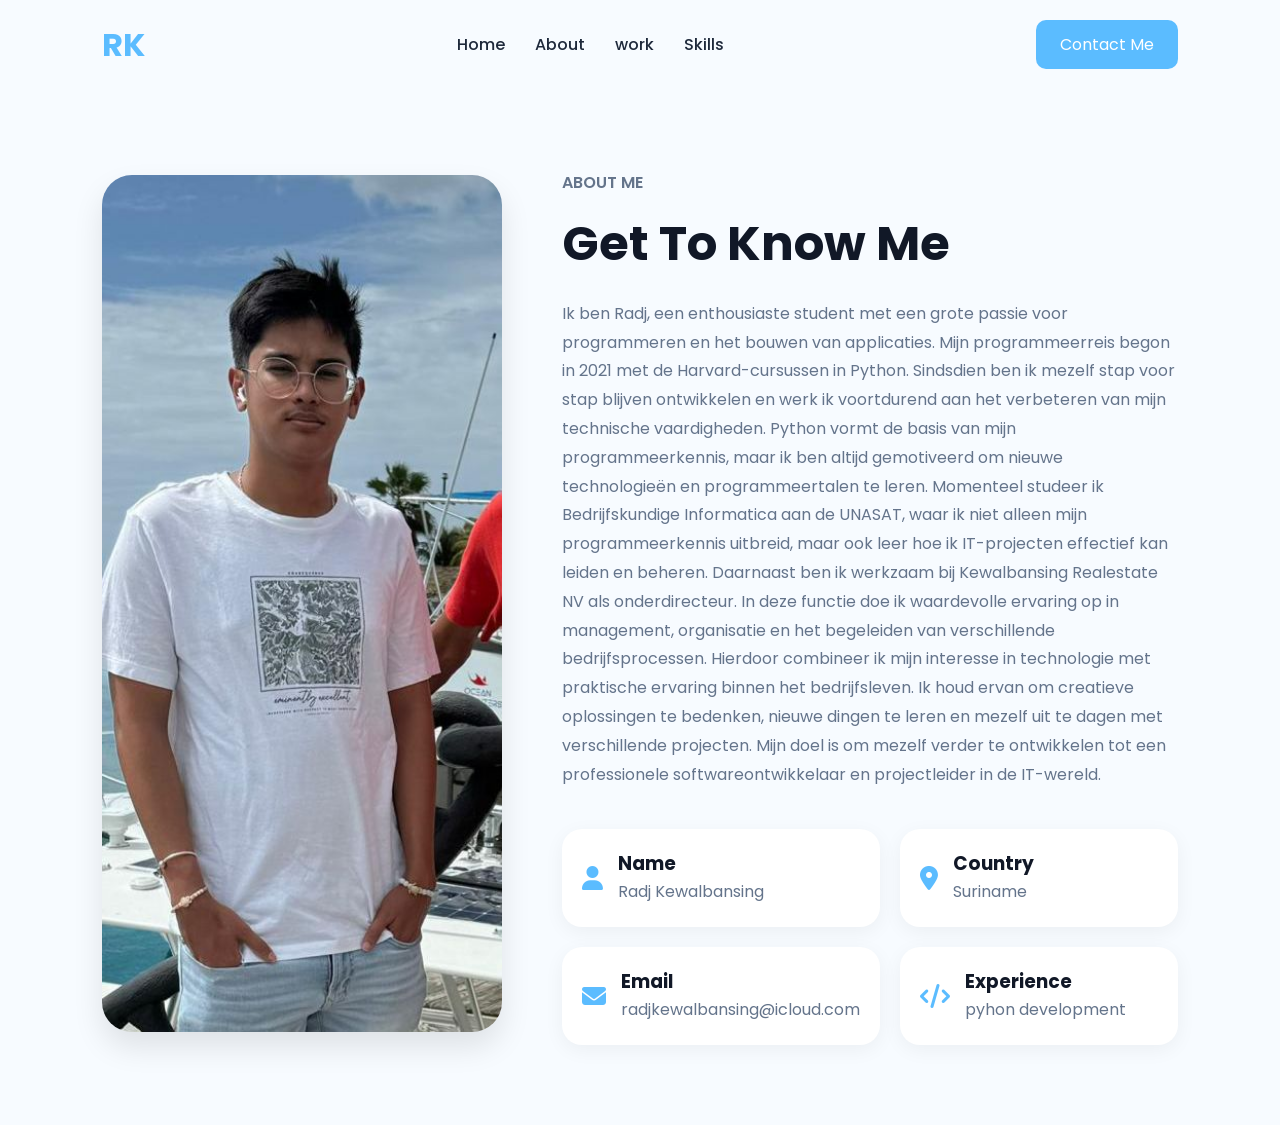
<file: about.html>
<!DOCTYPE html>
<html lang="en">
<head>
    <meta charset="UTF-8">
    <meta name="viewport" content="width=device-width, initial-scale=1.0">
    <title>About Me</title>

    <link rel="stylesheet" href="css/main.css">

    <link
        rel="stylesheet"
        href="https://cdnjs.cloudflare.com/ajax/libs/font-awesome/6.5.1/css/all.min.css"
    >
</head>
<body>

    <!-- NAVBAR -->

<header>
        <nav class="navbar">
            <div class="logo">
                <span>RK</span>
            </div>

            <ul class="nav-links">
                <li><a href="index.html">Home</a></li>
                <li><a href="about.html">About</a></li>
                <li><a href="work.html">work</a></li>
                <li><a href="skills.html">Skills</a></li>
        
            </ul>

            <a href=" contact.html" class="contact-btn">Contact Me</a>
        </nav>
    </header>

    <!-- ABOUT -->

    <section class="about-page">

        <div class="about-image">
            <img src="img/image.png" alt="">
        </div>

        <div class="about-content">

            <p class="section-tag">ABOUT ME</p>

            <h1>Get To Know Me</h1>

            <p>
            Ik ben Radj, een enthousiaste student met een grote passie voor programmeren en het bouwen van applicaties. Mijn programmeerreis begon in 2021 met de Harvard-cursussen in Python. Sindsdien ben ik mezelf stap voor stap blijven ontwikkelen en werk ik voortdurend aan het verbeteren van mijn technische vaardigheden.

            Python vormt de basis van mijn programmeerkennis, maar ik ben altijd gemotiveerd om nieuwe technologieën en programmeertalen te leren. Momenteel studeer ik Bedrijfskundige Informatica aan de UNASAT, waar ik niet alleen mijn programmeerkennis uitbreid, maar ook leer hoe ik IT-projecten effectief kan leiden en beheren.

            Daarnaast ben ik werkzaam bij Kewalbansing Realestate NV als onderdirecteur. In deze functie doe ik waardevolle ervaring op in management, organisatie en het begeleiden van verschillende bedrijfsprocessen. Hierdoor combineer ik mijn interesse in technologie met praktische ervaring binnen het bedrijfsleven.

            Ik houd ervan om creatieve oplossingen te bedenken, nieuwe dingen te leren en mezelf uit te dagen met verschillende projecten. Mijn doel is om mezelf verder te ontwikkelen tot een professionele softwareontwikkelaar en projectleider in de IT-wereld.

            </p>

            <div class="info-grid">

                <div class="info-box">
                    <i class="fa-solid fa-user"></i>
                    <div>
                        <h3>Name</h3>
                        <p>Radj Kewalbansing</p>
                    </div>
                </div>

                <div class="info-box">
                    <i class="fa-solid fa-location-dot"></i>
                    <div>
                        <h3>Country</h3>
                        <p>Suriname</p>
                    </div>
                </div>

                <div class="info-box">
                    <i class="fa-solid fa-envelope"></i>
                    <div>
                        <h3>Email</h3>
                        <p>radjkewalbansing@icloud.com</p>
                    </div>
                </div>

                <div class="info-box">
                    <i class="fa-solid fa-code"></i>
                    <div>
                        <h3>Experience</h3>
                        <p>pyhon development</p>
                    </div>
                </div>

            </div>

        </div>

    </section>

</body>
</html>
</file>
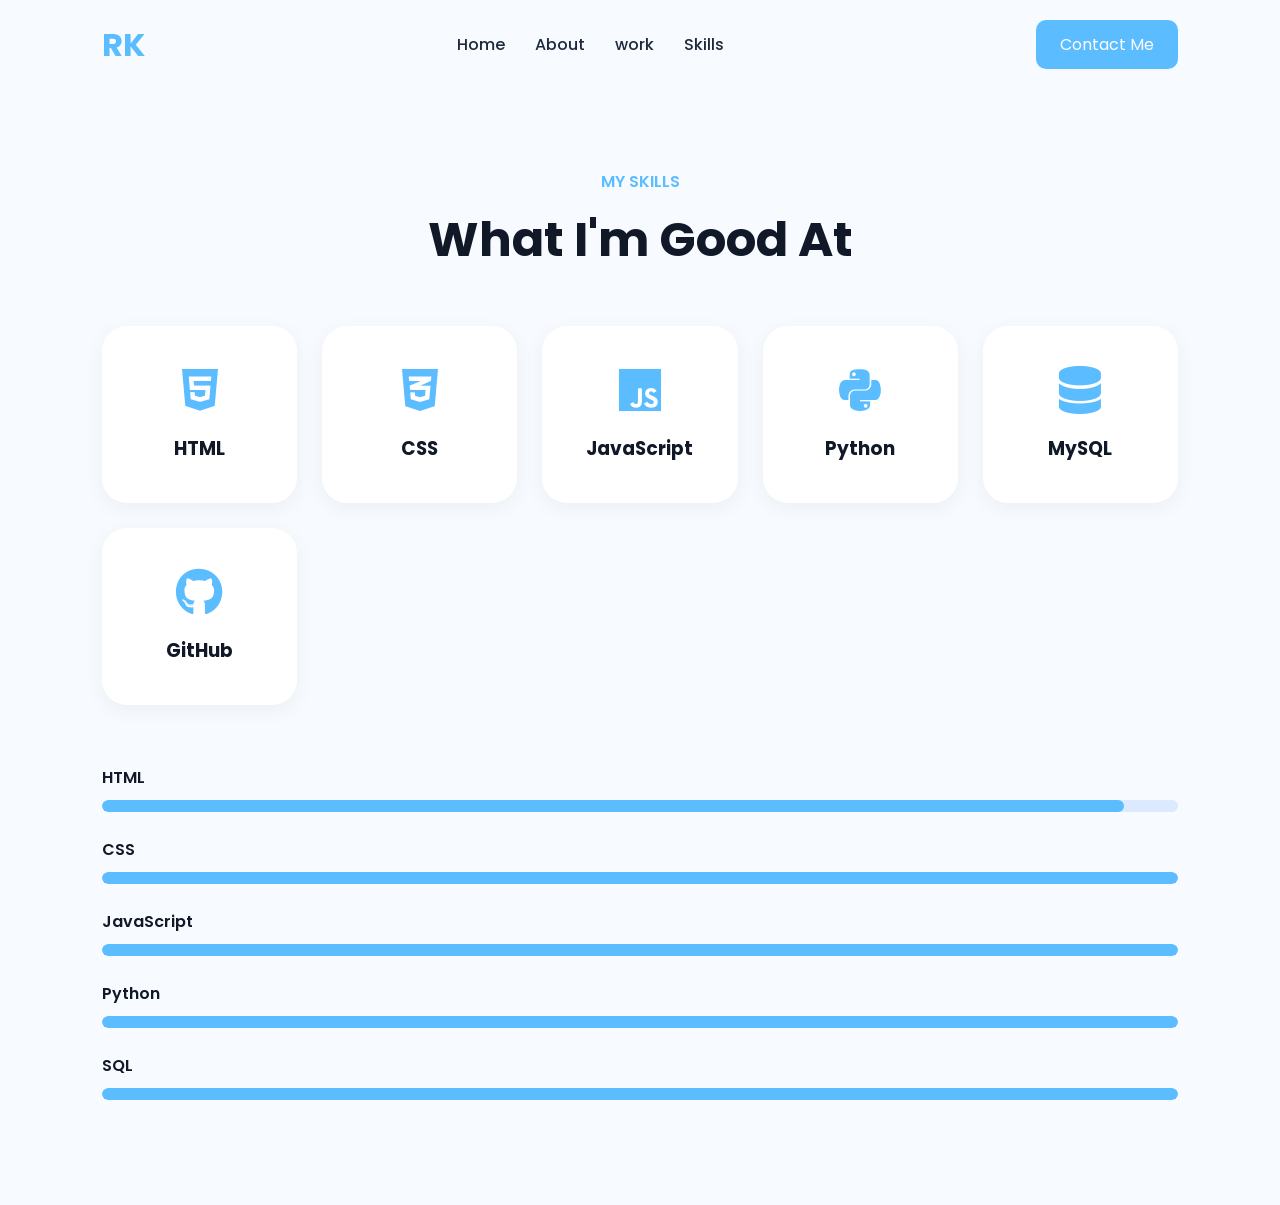
<file: skills.html>
<!DOCTYPE html>
<html lang="en">
<head>
    <meta charset="UTF-8">
    <meta name="viewport" content="width=device-width, initial-scale=1.0">
    <title>Skills</title>

    <link rel="stylesheet" href="css/main.css">

    <link
        rel="stylesheet"
        href="https://cdnjs.cloudflare.com/ajax/libs/font-awesome/6.5.1/css/all.min.css"
    >
</head>
<body>

    <!-- NAVBAR -->

   <header>
        <nav class="navbar">
            <div class="logo">
                <span>RK</span>
            </div>

            <ul class="nav-links">
                <li><a href="index.html">Home</a></li>
                <li><a href="about.html">About</a></li>
                <li><a href="work.html">work</a></li>
                <li><a href="skills.html">Skills</a></li>
          
            </ul>

            <a href=" contact.html" class="contact-btn">Contact Me</a>
        </nav>
    </header>


    <!-- SKILLS -->

    <section class="skills-page">

        <div class="skills-title">
            <p class="section-tag">MY SKILLS</p>
            <h1>What I'm Good At</h1>
        </div>

        <div class="skills-container">

            <div class="skill-card">
                <i class="fa-brands fa-html5"></i>
                <h3>HTML</h3>
            </div>

            <div class="skill-card">
                <i class="fa-brands fa-css3-alt"></i>
                <h3>CSS</h3>
            </div>

            <div class="skill-card">
                <i class="fa-brands fa-js"></i>
                <h3>JavaScript</h3>
            </div>

            <div class="skill-card">
                <i class="fa-brands fa-python"></i>
                <h3>Python</h3>
            </div>

            <div class="skill-card">
                <i class="fa-solid fa-database"></i>
                <h3>MySQL</h3>
            </div>

            <div class="skill-card">
                <i class="fa-brands fa-github"></i>
                <h3>GitHub</h3>
            </div>

        </div>

        <!-- PROGRESS BARS -->

        <div class="progress-section">

            <div class="progress-box">
                <p>HTML</p>
                <div class="progress">
                    <span class="progress_1"></span>
                </div>
            </div>

            <div class="progress-box">
                <p>CSS</p>
                <div class="progress">
                    <span id="progress_2"></span>
                </div>
            </div>

            <div class="progress-box">
                <p>JavaScript</p>
                <div class="progress">
                    <span id="progress_3"></span>
                </div>
            </div>

            <div class="progress-box">
                <p>Python</p>
                <div class="progress">
                    <span  id="progress_4"></span>
                </div>
            </div>

            <div class="progress-box">
                <p>SQL</p>
                <div class="progress">
                    <span id="progress_5"></span>
                </div>
            </div>
            
        </div>

    </section>

</body>
</html>
</file>
<file: css/main.css>
/* GOOGLE FONT */
@import url('https://fonts.googleapis.com/css2?family=Poppins:wght@300;400;500;600;700&display=swap');

*{
    margin: 0;
    padding: 0;
    box-sizing: border-box;
}

body{
    font-family: 'Poppins', sans-serif;
    background: #f7fbff;
    color: #111827;
}

/* NAVBAR */

header{
    width: 100%;
    padding: 20px 8%;
}

.navbar{
    display: flex;
    justify-content: space-between;
    align-items: center;
}

.logo span{
    font-size: 2rem;
    font-weight: 700;
    color: #5bbcff;
}

.nav-links{
    display: flex;
    list-style: none;
    gap: 35px;
}

.nav-links a{
    text-decoration: none;
    color: #1e293b;
    font-weight: 500;
    transition: 0.3s;
}

.nav-links a:hover{
    color: #5bbcff;
}

.contact-btn{
    text-decoration: none;
    background: #5bbcff;
    color: white;
    padding: 12px 22px;
    border-radius: 10px;
    transition: 0.3s;
}

.contact-btn:hover{
    background: #3eaef8;
}

/* HERO */

.hero{
    min-height: 90vh;
    padding: 40px 8%;
    display: flex;
    justify-content: space-between;
    align-items: center;
    gap: 60px;
}

.hero-text{
    flex: 1;
}

.country{
    background: #dff2ff;
    display: inline-block;
    padding: 8px 16px;
    border-radius: 20px;
    color: #2196f3;
    margin-bottom: 20px;
    font-size: 14px;
    font-weight: 600;
}

.hero-text h1{
    font-size: 4rem;
    line-height: 1.2;
    margin-bottom: 20px;
}

.hero-text h1 span{
    color: #5bbcff;
}

.description{
    color: #64748b;
    font-size: 1.1rem;
    line-height: 1.8;
    margin-bottom: 30px;
    max-width: 600px;
}

.hero-buttons{
    display: flex;
    gap: 20px;
    margin-bottom: 30px;
}

.btn-primary,
.btn-secondary{
    padding: 14px 28px;
    border-radius: 12px;
    text-decoration: none;
    font-weight: 500;
    transition: 0.3s;
}

.btn-primary{
    background: #5bbcff;
    color: white;
}

.btn-primary:hover{
    background: #3eaef8;
}

.btn-secondary{
    border: 2px solid #5bbcff;
    color: #5bbcff;
}

.btn-secondary:hover{
    background: #5bbcff;
    color: white;
}

.socials{
    display: flex;
    gap: 20px;
    font-size: 1.4rem;
    color: #5bbcff;
}

.socials i{
    cursor: pointer;
    transition: 0.3s;
}

.socials i:hover{
    transform: translateY(-5px);
}

/* HERO IMAGE */

.hero-image{
    flex: 1;
    display: flex;
    justify-content: center;
}

.hero-image img{
    width: 400px;
    border-radius: 30px;
    box-shadow: 0 20px 40px rgba(0,0,0,0.1);
}

/* ABOUT */

.about{
    padding: 80px 8%;
    display: grid;
    grid-template-columns: repeat(auto-fit, minmax(300px,1fr));
    gap: 30px;
}

.about-card,
.skills-card{
    background: white;
    padding: 40px;
    border-radius: 25px;
    box-shadow: 0 10px 30px rgba(0,0,0,0.05);
}

.about-card h2,
.skills-card h2{
    margin-bottom: 20px;
    color: #111827;
}

.about-card p{
    color: #64748b;
    line-height: 1.8;
    margin-bottom: 20px;
}

.about-card a{
    text-decoration: none;
    color: #5bbcff;
    font-weight: 600;
}

.skills-grid{
    display: grid;
    grid-template-columns: repeat(2,1fr);
    gap: 15px;
}

.skill{
    background: #f1f9ff;
    padding: 15px;
    border-radius: 12px;
    text-align: center;
    font-weight: 500;
    color: #2196f3;
}

/* PROJECTS */

.projects{
    padding: 80px 8%;
}

.section-title{
    margin-bottom: 40px;
}

.section-title h2{
    font-size: 2.5rem;
}

.project-grid{
    display: grid;
    grid-template-columns: repeat(auto-fit, minmax(280px,1fr));
    gap: 30px;
}

.project-card{
    background: white;
    border-radius: 25px;
    overflow: hidden;
    box-shadow: 0 10px 25px rgba(0,0,0,0.05);
    transition: 0.3s;
}

.project-card:hover{
    transform: translateY(-10px);
}

.project-card img{
    width: 100%;
    height: 220px;
    object-fit: cover;
}

.project-content{
    padding: 25px;
}

.project-content h3{
    margin-bottom: 10px;
}

.project-content p{
    color: #64748b;
    line-height: 1.6;
}

/* RESPONSIVE */

@media(max-width: 900px){

    .hero{
        flex-direction: column;
        text-align: center;
    }

    .hero-buttons{
        justify-content: center;
    }

    .socials{
        justify-content: center;
    }

    .hero-text h1{
        font-size: 3rem;
    }

    .nav-links{
        display: none;
    }
}
@import url('https://fonts.googleapis.com/css2?family=Poppins:wght@300;400;500;600;700&display=swap');

*{
    margin:0;
    padding:0;
    box-sizing:border-box;
}

body{
    font-family:'Poppins',sans-serif;
    background:#f7fbff;
    color:#111827;
}

/* NAVBAR */

header{
    padding:20px 8%;
}

.navbar{
    display:flex;
    justify-content:space-between;
    align-items:center;
}

.logo span{
    font-size:2rem;
    font-weight:700;
    color:#5bbcff;
}

.nav-links{
    display:flex;
    list-style:none;
    gap:30px;
}

.nav-links a{
    text-decoration:none;
    color:#1e293b;
    font-weight:500;
    transition:.3s;
}

.nav-links a:hover,
.active{
    color:#5bbcff;
}

.contact-btn{
    text-decoration:none;
    background:#5bbcff;
    color:white;
    padding:12px 24px;
    border-radius:10px;
}

/* GENERAL */

.section-tag{
    color:#5bbcff;
    font-weight:600;
    margin-bottom:10px;
}

/* ABOUT PAGE */

.about-page{
    padding:80px 8%;
    display:flex;
    align-items:center;
    gap:60px;
    min-height:80vh;
}

.about-image img{
    width:400px;
    border-radius:30px;
    box-shadow:0 15px 30px rgba(0,0,0,0.1);
}

.about-content h1{
    font-size:3rem;
    margin-bottom:20px;
}

.about-content p{
    color:#64748b;
    line-height:1.8;
}

.info-grid{
    margin-top:40px;
    display:grid;
    grid-template-columns:repeat(2,1fr);
    gap:20px;
}

.info-box{
    background:white;
    padding:20px;
    border-radius:20px;
    display:flex;
    align-items:center;
    gap:15px;
    box-shadow:0 5px 20px rgba(0,0,0,0.05);
}

.info-box i{
    color:#5bbcff;
    font-size:1.5rem;
}

/* SKILLS PAGE */

.skills-page{
    padding:80px 8%;
}

.skills-title{
    text-align:center;
    margin-bottom:50px;
}

.skills-title h1{
    font-size:3rem;
}

.skills-container{
    display:grid;
    grid-template-columns:repeat(auto-fit,minmax(180px,1fr));
    gap:25px;
}

.skill-card{
    background:white;
    padding:40px;
    text-align:center;
    border-radius:25px;
    box-shadow:0 5px 20px rgba(0,0,0,0.05);
    transition:.3s;
}

.skill-card:hover{
    transform:translateY(-10px);
}

.skill-card i{
    font-size:3rem;
    color:#5bbcff;
    margin-bottom:20px;
}

.progress-section{
    margin-top:60px;
}

.progress-box{
    margin-bottom:25px;
}

.progress-box p{
    margin-bottom:10px;
    font-weight:600;
}

.progress{
    width:100%;
    height:12px;
    background:#dbeafe;
    border-radius:20px;
    overflow:hidden;
}

.progress span{
    display:block;
    height:100%;
    background:#5bbcff;
    border-radius:20px;
}

/* CONTACT PAGE */

.contact-page{
    padding:80px 8%;
    display:grid;
    grid-template-columns:1fr 1fr;
    gap:50px;
}

.contact-info h1{
    font-size:3rem;
    margin-bottom:20px;
}

.contact-info p{
    color:#64748b;
    line-height:1.8;
}

.contact-box{
    margin-top:25px;
    background:white;
    padding:18px;
    border-radius:15px;
    display:flex;
    align-items:center;
    gap:15px;
    box-shadow:0 5px 20px rgba(0,0,0,0.05);
}

.contact-box i{
    color:#5bbcff;
    font-size:1.3rem;
}

.contact-form{
    background:white;
    padding:40px;
    border-radius:30px;
    box-shadow:0 10px 30px rgba(0,0,0,0.05);
}

.contact-form input,
.contact-form textarea{
    width:100%;
    padding:16px;
    margin-bottom:20px;
    border:none;
    background:#f1f9ff;
    border-radius:12px;
    font-family:'Poppins',sans-serif;
}

.contact-form textarea{
    height:150px;
    resize:none;
}

.contact-form button{
    background:#5bbcff;
    color:white;
    border:none;
    padding:14px 30px;
    border-radius:12px;
    cursor:pointer;
    font-size:1rem;
}

/* RESPONSIVE */

@media(max-width:900px){

    .about-page{
        flex-direction:column;
        text-align:center;
    }

    .contact-page{
        grid-template-columns:1fr;
    }

    .nav-links{
        display:none;
    }

    .info-grid{
        grid-template-columns:1fr;
    }

}
/* PROJECTS PAGE */

.projects-page{
    padding:80px 8%;
}

.projects-title{
    text-align:center;
    margin-bottom:60px;
}

.projects-title h1{
    font-size:3rem;
    margin-bottom:20px;
}

.projects-title p{
    color:#64748b;
    max-width:700px;
    margin:auto;
    line-height:1.8;
}

.projects-grid{
    display:grid;
    grid-template-columns:repeat(auto-fit,minmax(300px,1fr));
    gap:35px;
}

.project-card{
    background:white;
    border-radius:25px;
    overflow:hidden;
    box-shadow:0 10px 30px rgba(0,0,0,0.05);
    transition:.3s;
}

.project-card:hover{
    transform:translateY(-10px);
}

.project-card img{
    width:100%;
    height:220px;
    object-fit:cover;
}

.project-content{
    padding:25px;
}

.project-content h3{
    margin-bottom:15px;
    font-size:1.4rem;
}

.project-content p{
    color:#64748b;
    line-height:1.7;
    margin-bottom:20px;
}

.project-tags{
    display:flex;
    flex-wrap:wrap;
    gap:10px;
    margin-bottom:25px;
}

.project-tags span{
    background:#e0f2fe;
    color:#2196f3;
    padding:8px 14px;
    border-radius:20px;
    font-size:.9rem;
    font-weight:500;
}

.project-buttons{
    display:flex;
    gap:15px;
}

.project-buttons a{
    text-decoration:none;
    background:#5bbcff;
    color:white;
    padding:12px 20px;
    border-radius:12px;
    transition:.3s;
    font-size:.95rem;
}

.project-buttons a:hover{
    background:#3eaef8;
}

/* RESPONSIVE */

@media(max-width:768px){

    .projects-title h1{
        font-size:2.3rem;
    }

}

.progress_1{
    width: 95%;
}
.progress_2{
    width: 60%;

}

.progress_3{
    width:50%;
}

.progress_4{
    width:100%;
}
.progress_5{
    width:50%;
}
</file>
